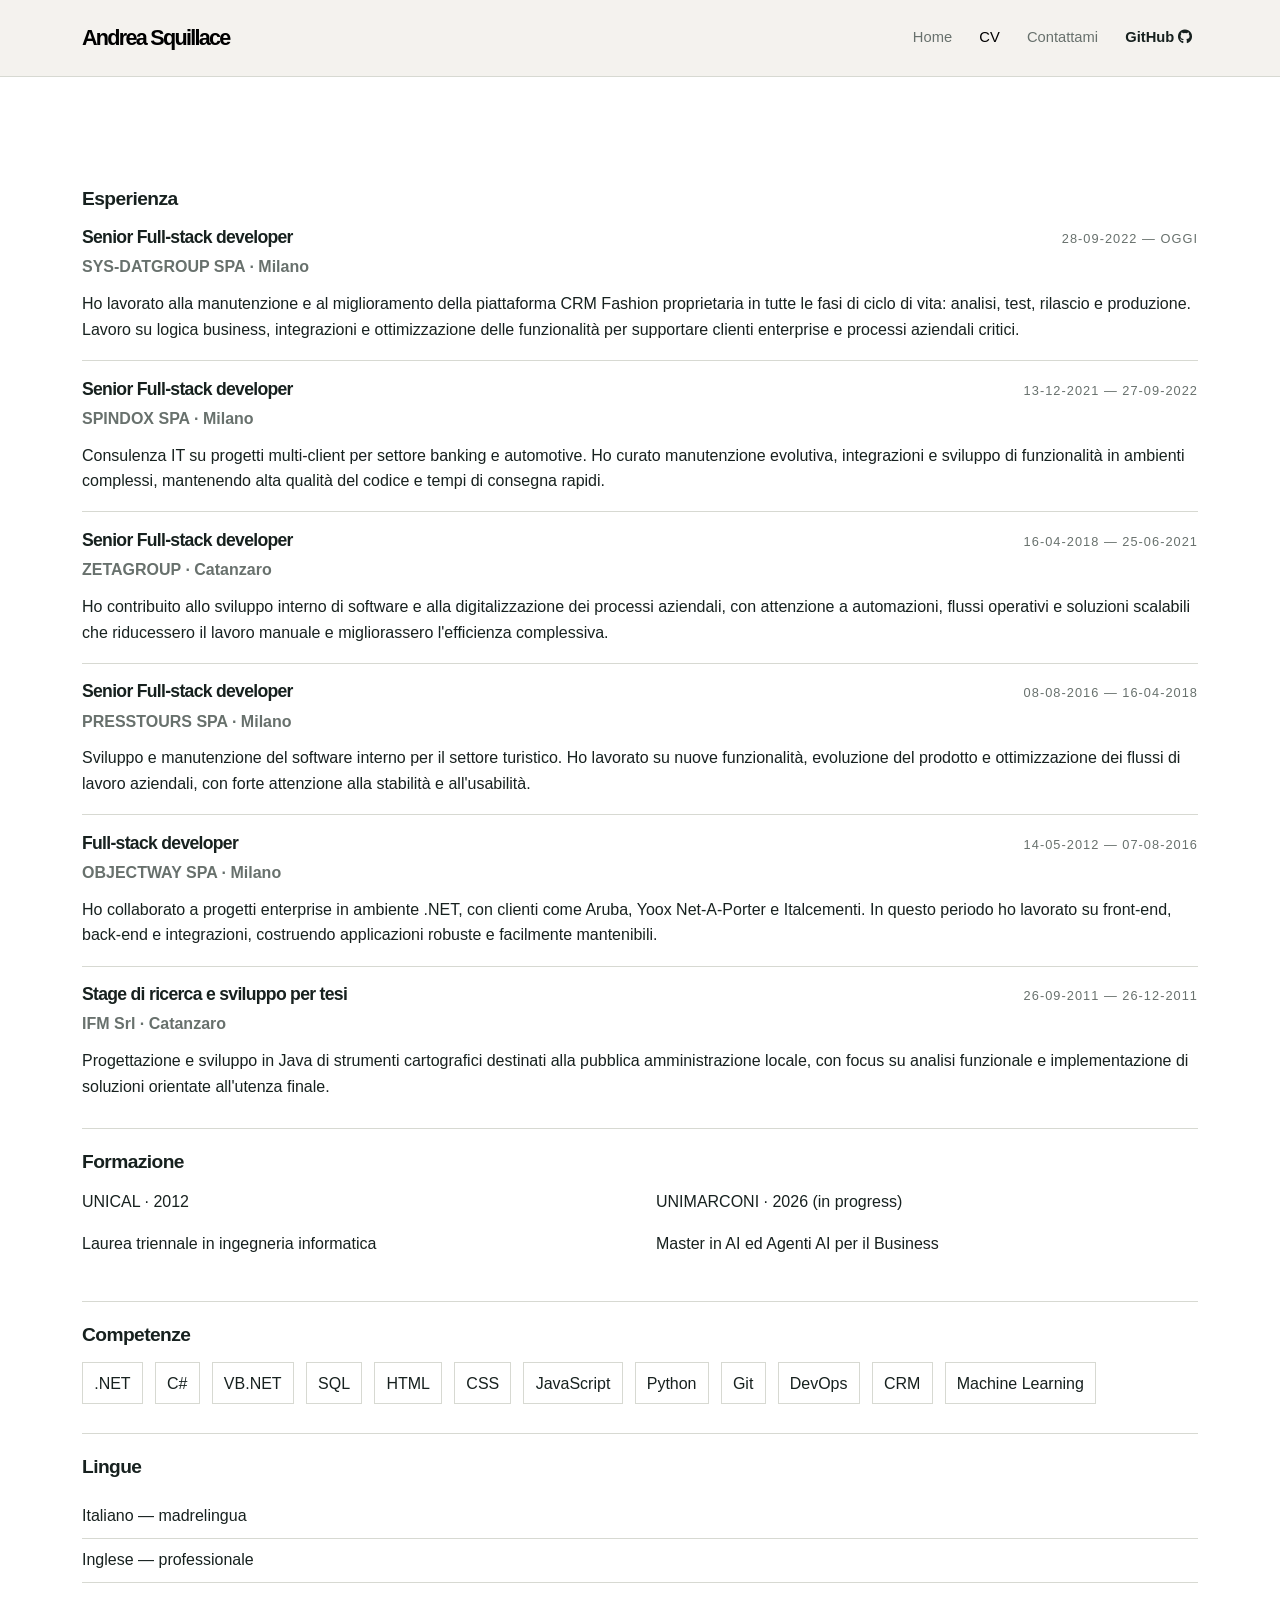
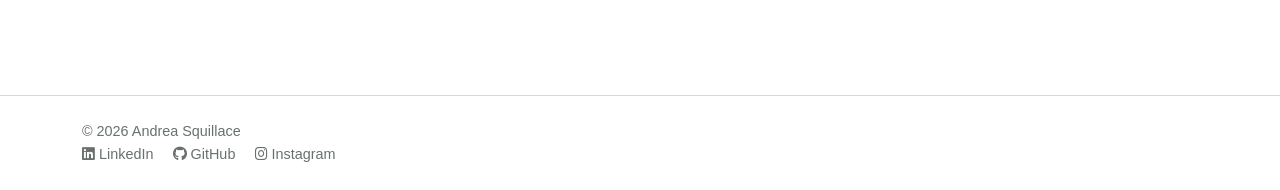
<file: cv.html>
<!doctype html>
<html lang="it">
  <head>
    <meta charset="utf-8" />
    <meta name="viewport" content="width=device-width, initial-scale=1" />
    <meta name="description" content="CV di Andrea, sviluppatore full stack." />
    <meta property="og:title" content="CV | Andrea Squillace" />
    <meta
      property="og:description"
      content="Esperienza, competenze e formazione di Andrea Squillace."
    />
    <meta property="og:type" content="profile" />
    <title>CV | Andrea Squillace</title>
    <link rel="icon" href="assets/favicon.svg" type="image/svg+xml" />
    <link
      href="https://cdn.jsdelivr.net/npm/bootstrap@5.3.3/dist/css/bootstrap.min.css"
      rel="stylesheet"
    />
    <link
      rel="stylesheet"
      href="https://cdn.jsdelivr.net/npm/@fortawesome/fontawesome-free@6.7.2/css/all.min.css"
    />
    <link rel="stylesheet" href="./css/style.css" />
  </head>
  <body>
    <nav class="navbar navbar-expand-md site-nav sticky-top">
      <div class="container">
        <a class="navbar-brand" href="index.html">Andrea Squillace</a>
        <button
          class="navbar-toggler"
          type="button"
          data-bs-toggle="collapse"
          data-bs-target="#mainNav"
          aria-controls="mainNav"
          aria-expanded="false">
          <span class="navbar-toggler-icon"></span>
        </button>
        <div class="collapse navbar-collapse" id="mainNav">
          <ul class="navbar-nav ms-auto align-items-md-center gap-md-3">
            <li class="nav-item">
              <a class="nav-link" href="index.html">Home</a>
            </li>
            <li class="nav-item">
              <a class="nav-link active" href="cv.html">CV</a>
            </li>
            <li class="nav-item">
              <a class="nav-link" href="contattami.html">Contattami</a>
            </li>
            <li class="nav-item">
              <a
                class="nav-link nav-github"
                href="https://github.com/ansqi"
                target="_blank"
                rel="noreferrer"
                >GitHub <i class="fa-brands fa-github" aria-hidden="true"></i
              ></a>
            </li>
          </ul>
        </div>
      </div>
    </nav>
    <main class="container cv-page section-space">
      <div class="cv-sheet">
        <section class="cv-section">
          <h2>Esperienza</h2>

          <article class="cv-entry">
            <div class="entry-head">
              <h3>Senior Full-stack developer</h3>
              <span>28-09-2022 — oggi</span>
            </div>
            <p class="company">SYS-DATGROUP SPA · Milano</p>
            <p>
              Ho lavorato alla manutenzione e al miglioramento della piattaforma
              CRM Fashion proprietaria in tutte le fasi di ciclo di vita:
              analisi, test, rilascio e produzione. Lavoro su logica business,
              integrazioni e ottimizzazione delle funzionalità per supportare
              clienti enterprise e processi aziendali critici.
            </p>
          </article>

          <article class="cv-entry">
            <div class="entry-head">
              <h3>Senior Full-stack developer</h3>
              <span>13-12-2021 — 27-09-2022</span>
            </div>
            <p class="company">SPINDOX SPA · Milano</p>
            <p>
              Consulenza IT su progetti multi-client per settore banking e
              automotive. Ho curato manutenzione evolutiva, integrazioni e
              sviluppo di funzionalità in ambienti complessi, mantenendo alta
              qualità del codice e tempi di consegna rapidi.
            </p>
          </article>

          <article class="cv-entry">
            <div class="entry-head">
              <h3>Senior Full-stack developer</h3>
              <span>16-04-2018 — 25-06-2021</span>
            </div>
            <p class="company">ZETAGROUP · Catanzaro</p>
            <p>
              Ho contribuito allo sviluppo interno di software e alla
              digitalizzazione dei processi aziendali, con attenzione a
              automazioni, flussi operativi e soluzioni scalabili che
              riducessero il lavoro manuale e migliorassero l'efficienza
              complessiva.
            </p>
          </article>
          <article class="cv-entry">
            <div class="entry-head">
              <h3>Senior Full-stack developer</h3>
              <span>08-08-2016 — 16-04-2018</span>
            </div>
            <p class="company">PRESSTOURS SPA · Milano</p>
            <p>
              Sviluppo e manutenzione del software interno per il settore
              turistico. Ho lavorato su nuove funzionalità, evoluzione del
              prodotto e ottimizzazione dei flussi di lavoro aziendali, con
              forte attenzione alla stabilità e all'usabilità.
            </p>
          </article>

          <article class="cv-entry">
            <div class="entry-head">
              <h3>Full-stack developer</h3>
              <span>14-05-2012 — 07-08-2016</span>
            </div>
            <p class="company">OBJECTWAY SPA · Milano</p>
            <p>
              Ho collaborato a progetti enterprise in ambiente .NET, con clienti
              come Aruba, Yoox Net-A-Porter e Italcementi. In questo periodo ho
              lavorato su front-end, back-end e integrazioni, costruendo
              applicazioni robuste e facilmente mantenibili.
            </p>
          </article>

          <article class="cv-entry">
            <div class="entry-head">
              <h3>Stage di ricerca e sviluppo per tesi</h3>
              <span>26-09-2011 — 26-12-2011</span>
            </div>
            <p class="company">IFM Srl · Catanzaro</p>
            <p>
              Progettazione e sviluppo in Java di strumenti cartografici
              destinati alla pubblica amministrazione locale, con focus su
              analisi funzionale e implementazione di soluzioni orientate
              all'utenza finale.
            </p>
          </article>
        </section>

        <section class="cv-section">
          <h2>Formazione</h2>
          <div class="simple-grid">
            <div>
              <p class="mini-meta">UNICAL · 2012</p>
              <p>Laurea triennale in ingegneria informatica</p>
            </div>
            <div>
              <p class="mini-meta">UNIMARCONI · 2026 (in progress)</p>
              <p>Master in AI ed Agenti AI per il Business</p>
            </div>
          </div>
        </section>

        <section class="cv-section">
          <h2>Competenze</h2>
          <ul class="plain-list plain-list-inline">
            <li>.NET</li>
            <li>C#</li>
            <li>VB.NET</li>
            <li>SQL</li>
            <li>HTML</li>
            <li>CSS</li>
            <li>JavaScript</li>
            <li>Python</li>
            <li>Git</li>
            <li>DevOps</li>
            <li>CRM</li>
            <li>Machine Learning</li>
          </ul>
        </section>

        <section class="cv-section">
          <h2>Lingue</h2>
          <ul class="plain-list">
            <li>Italiano — madrelingua</li>
            <li>Inglese — professionale</li>
          </ul>
        </section>
      </div>
    </main>
    <footer class="site-footer">
      <div class="container">
        <span>© <span data-current-year></span> Andrea Squillace</span>
        <div class="social-links">
          <a
            href="https://www.linkedin.com/in/andrea-squillace-a8875159/"
            target="_blank"
            rel="noreferrer"
            ><i class="fa-brands fa-linkedin" aria-hidden="true"></i>
            LinkedIn</a
          ><a href="https://github.com/ansqi" target="_blank" rel="noreferrer"
            ><i class="fa-brands fa-github" aria-hidden="true"></i> GitHub</a
          ><a
            href="https://www.instagram.com/andre.squillace/"
            target="_blank"
            rel="noreferrer"
            ><i class="fa-brands fa-instagram" aria-hidden="true"></i>
            Instagram</a
          >
        </div>
      </div>
    </footer>
    <script src="https://cdn.jsdelivr.net/npm/bootstrap@5.3.3/dist/js/bootstrap.bundle.min.js"></script>
    <script src="./js/main.js"></script>
  </body>
</html>
</file>
<file: css/style.css>
body {
  background: #fff;
  color: #17211f;
  font-family: "Arial", "Helvetica", sans-serif;
  line-height: 1.6;
}

h1,
h2,
h3,
.navbar-brand {
  font-weight: 600;
  letter-spacing: -0.04em;
}

h1 {
  font-size: clamp(3rem, 7vw, 6.4rem);
  line-height: 0.98;
  max-width: 850px;
}

h2 {
  font-size: clamp(2rem, 4vw, 3.4rem);
  line-height: 1.05;
}

h3 {
  font-size: 1.35rem;
}

a {
  color: inherit;
  text-decoration: none;
}

.site-nav {
  background: rgba(244, 242, 237, 0.94);
  border-bottom: 1px solid #d7d9d2;
  backdrop-filter: blur(10px);
}

.navbar-brand {
  font-size: 1.35rem;
  letter-spacing: -0.08em;
}

.navbar-brand span {
  color: #8ca82c;
}

.nav-link {
  color: #68716d;
  font-size: 0.92rem;
  padding: 1.15rem 0.35rem !important;
}

.nav-link:hover,
.nav-link.active {
  color: #17211f;
}

.nav-github {
  color: #17211f;
  font-weight: 700;
}

.navbar-toggler {
  border: 1px solid #17211f;
  border-radius: 0;
  padding: 0.45rem 0.6rem;
}

.navbar-toggler:focus {
  box-shadow: 0 0 0 2px #000000;
}

.section-space {
  padding-bottom: 7rem;
  padding-top: 7rem;
}

.section-space-small {
  padding-bottom: 5rem;
  padding-top: 5rem;
}

.lead {
  color: #68716d;
  font-size: 1.2rem;
  max-width: 610px;
}

.btn {
  border-radius: 0;
  font-weight: 700;
  padding: 0.8rem 1.1rem;
}

.btn-dark {
  background: #17211f;
  border-color: #17211f;
}

.btn-dark:hover {
  background: #35423d;
  border-color: #35423d;
}

.text-link {
  border-bottom: 1px solid #17211f;
  font-weight: 700;
  padding-bottom: 0.2rem;
}

.profile-photo {
  aspect-ratio: 4/5;
  display: block;
  filter: grayscale(100%);
  object-fit: cover;
  width: 100%;
}

.section-rule {
  border-bottom: 1px solid #d7d9d2;
  border-top: 1px solid #d7d9d2;
}

.section-heading {
  max-width: 660px;
}

.skill-item {
  border-top: 1px solid #d7d9d2;
  padding-top: 1.2rem;
}

.skill-item p {
  color: #68716d;
  margin-bottom: 0;
}

.skill-number {
  display: block;
  margin-bottom: 1.5rem;
}

.project-card {
  display: block;
}

.project-card img {
  aspect-ratio: 16/10;
  display: block;
  margin-bottom: 1.5rem;
  object-fit: cover;
  transition: box-shadow 0.2s ease;
  width: 100%;
}

.project-card:hover img {
  box-shadow: 0 6px 16px rgba(20, 35, 43, 0.14);
}

.project-card h3 {
  margin-top: 0.55rem;
}

.site-footer {
  border-top: 1px solid #d7d9d2;
  color: #68716d;
  font-size: 0.9rem;
  padding: 1.5rem 0;
}

.social-links {
  display: flex;
  gap: 1.2rem;
}

.social-links a:hover {
  color: #17211f;
}

.cv-sheet {
  margin: 0 auto;
  max-width: none;
}

.cv-section {
  border-top: 1px solid #d7d9d2;
  padding-top: 1.4rem;
  margin-top: 1.8rem;
}

.cv-section:first-child {
  border-top: 0;
  padding-top: 0;
  margin-top: 0;
}

.cv-section h2 {
  font-size: 1.2rem;
  letter-spacing: -0.03em;
  margin-bottom: 1.1rem;
}

.cv-entry {
  border-top: 1px solid #d7d9d2;
  padding-top: 1.1rem;
  margin-top: 1.1rem;
}

.cv-entry:first-of-type {
  margin-top: 0;
  padding-top: 0;
  border-top: 0;
}

.entry-head {
  align-items: baseline;
  display: flex;
  justify-content: space-between;
  gap: 1rem;
  margin-bottom: 0.3rem;
}

.entry-head h3 {
  font-size: 1.1rem;
  margin: 0;
}

.entry-head span {
  color: #68716d;
  font-size: 0.8rem;
  letter-spacing: 0.08em;
  text-transform: uppercase;
}

.company {
  color: #68716d;
  font-weight: 700;
  margin-bottom: 0.7rem;
}

.cv-entry p:last-child {
  margin-bottom: 0;
}

.simple-grid {
  display: grid;
  gap: 1rem 2rem;
  grid-template-columns: repeat(2, minmax(0, 1fr));
}

.plain-list {
  list-style: none;
  margin: 0;
  padding: 0;
}

.plain-list li {
  border-bottom: 1px solid #d7d9d2;
  padding: 0.55rem 0;
}

.plain-list-inline {
  display: flex;
  flex-wrap: wrap;
  gap: 0.75rem;
}

.plain-list-inline li {
  border: 1px solid #d7d9d2;
  display: inline-block;
  padding: 0.45rem 0.7rem;
}

.contact-landing {
  display: flex;
  align-items: center;
  justify-content: center;
}

.contact-title {
  margin: 0 auto;
  max-width: 720px;
  width: 100%;
}

.contact-intro {
  margin-bottom: 2rem;
  text-align: center;
}

.contact-intro .lead {
  margin: 0 auto;
}

.contact-card {
  border: 1px solid #d7d9d2;
  margin: 0 auto;
  max-width: 560px;
  padding: 1.5rem;
}

.contact-note {
  display: flex;
  flex-direction: column;
  align-items: center;
  gap: 0.35rem;
  margin-top: 1.4rem;
  text-align: center;
}

.contact-note span,
.form-note {
  color: #68716d;
  font-size: 0.9rem;
}

.contact-note a {
  font-weight: 700;
}

.contact-form {
  border-top: 0;
  padding-top: 0;
}

.contact-form label {
  display: block;
  font-weight: 700;
  margin-bottom: 0.45rem;
}

.contact-form input,
.contact-form textarea {
  background: transparent;
  border: 0;
  border-bottom: 1px solid #d7d9d2;
  border-radius: 0;
  color: #000000;
  outline: 0;
  padding: 0.6rem 0;
  width: 100%;
}

.contact-form input:focus,
.contact-form textarea:focus {
  border-color: #000000;
  box-shadow: 0 2px 0 #d7d9d2;
}

.form-note {
  margin-top: 1.2rem;
}

@media (max-width: 767.98px) {
  .section-space {
    padding-bottom: 1.5rem;
    padding-top: 1.5rem;
  }
  .section-space-small {
    padding-bottom: 0.5rem;
    padding-top: 3.5rem;
  }
  .nav-link {
    padding: 0.6rem 0 !important;
  }
  .cv-entry {
    display: block;
  }
  .cv-entry > p {
    margin-top: 0.75rem;
  }
}

/*# sourceMappingURL=style.css.map */
</file>
